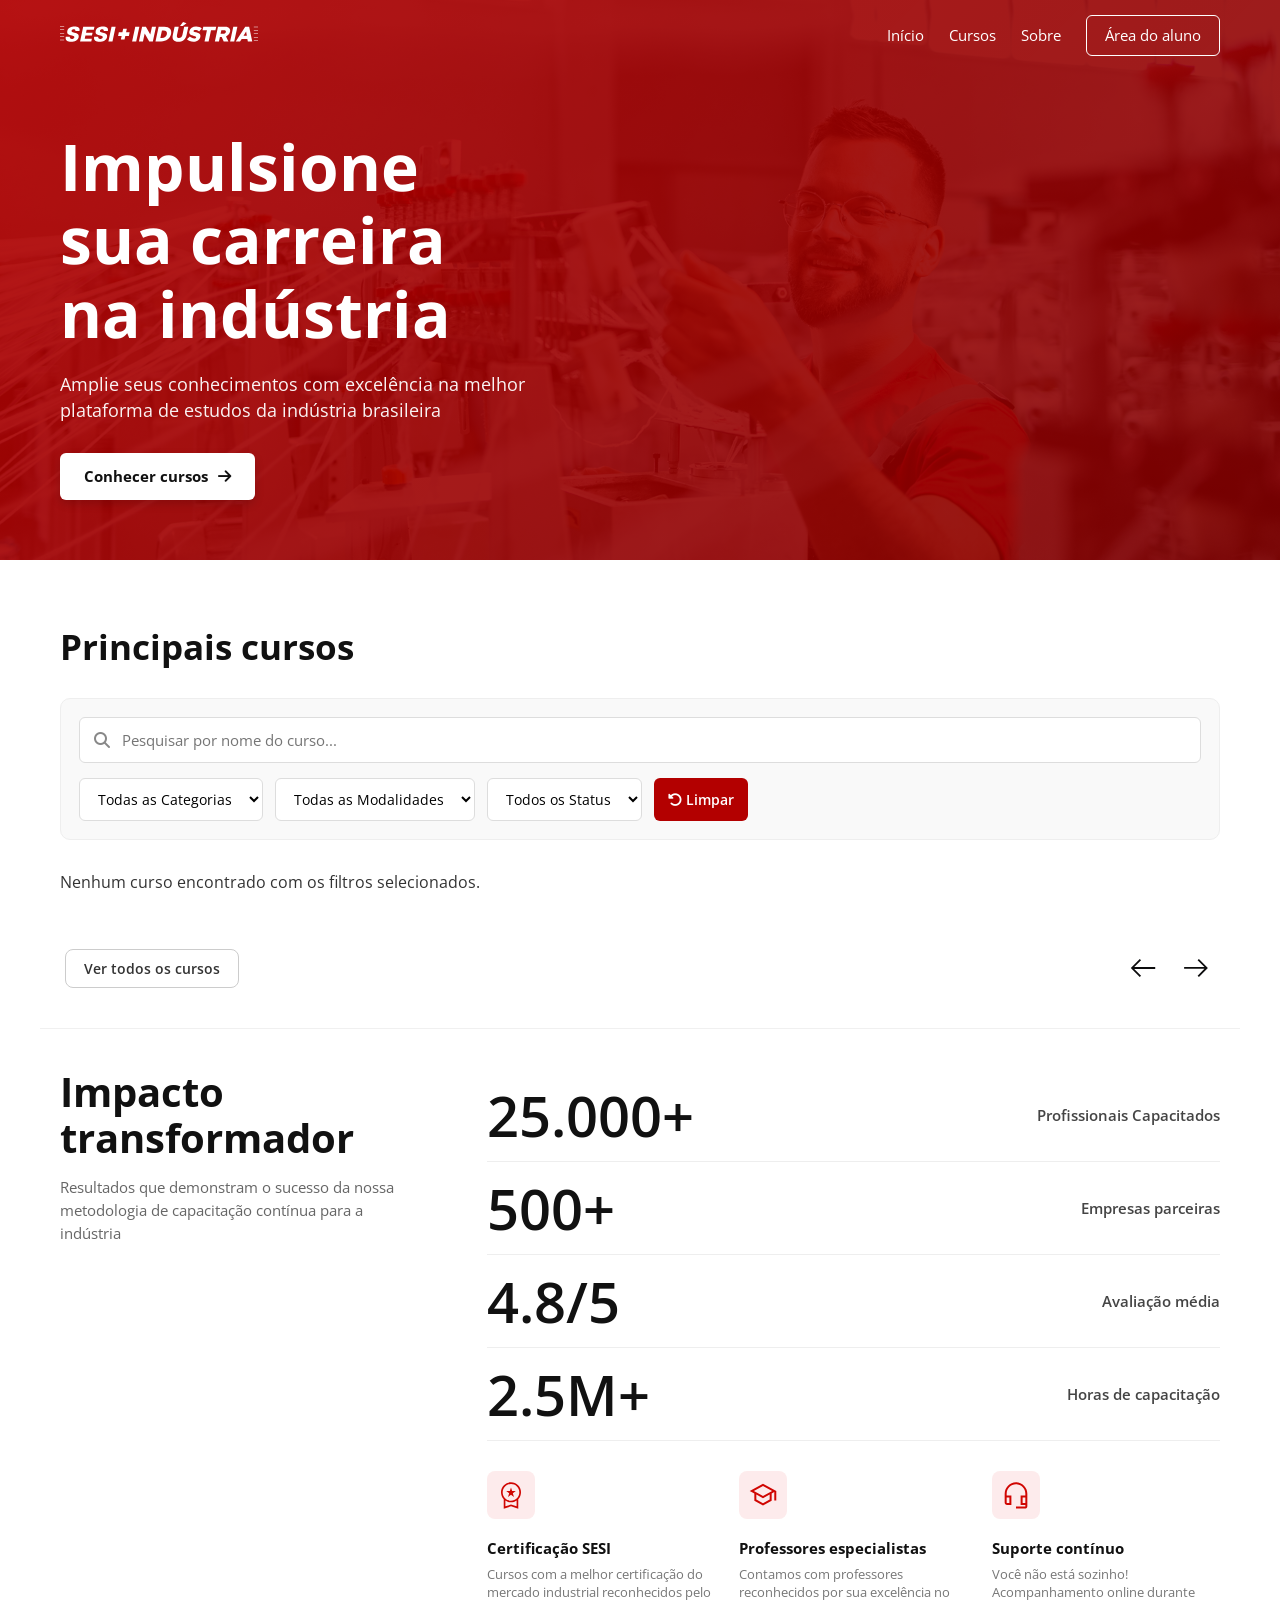
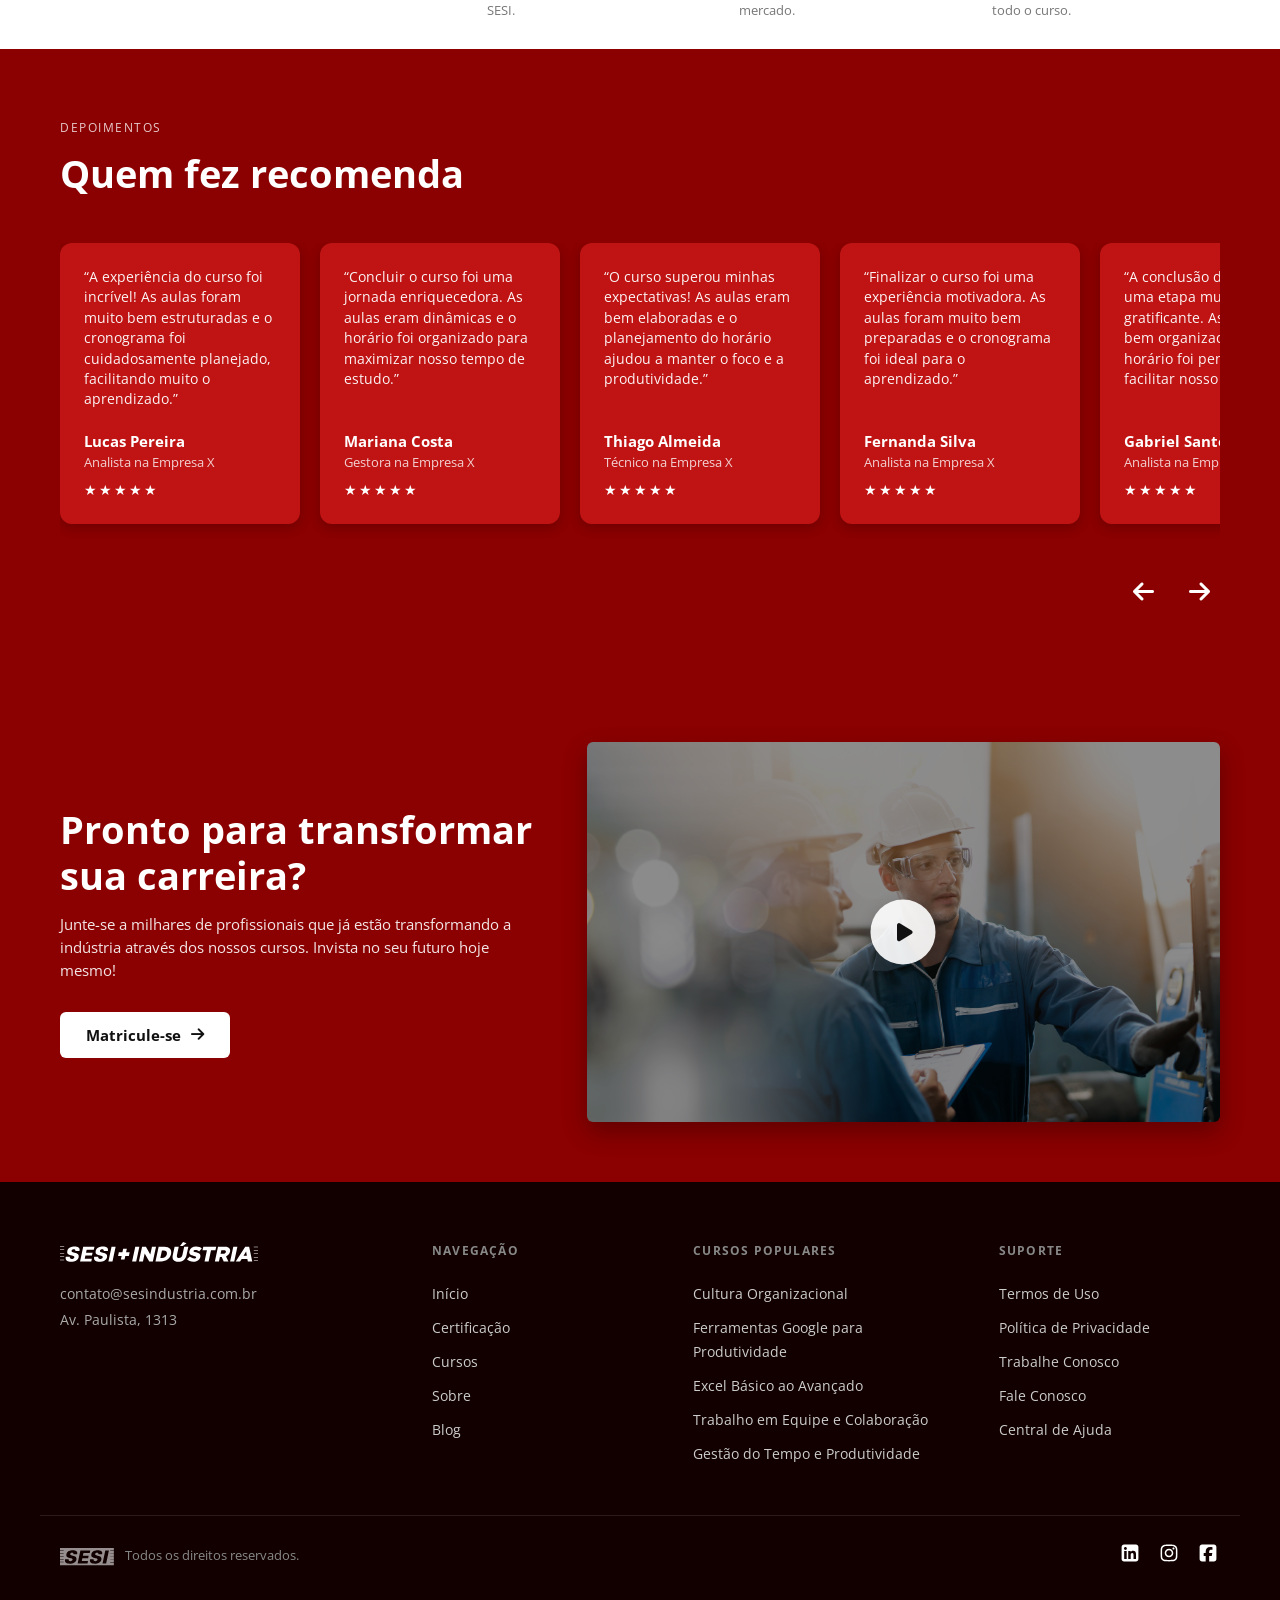
<file: frontend/index.html>
<!DOCTYPE html>
<html lang="pt-BR">
<head>
    <meta charset="UTF-8">
    <meta name="viewport" content="width=device-width, initial-scale=1.0">
    <title>SESI + Indústria - Cursos e Capacitação</title>
    <link rel="stylesheet" href="style.css">
    <!-- Ícones FontAwesome para redes sociais e setas -->
    <link rel="stylesheet" href="https://cdnjs.cloudflare.com/ajax/libs/font-awesome/6.4.0/css/all.min.css">
</head>
<body>

    <!-- Header / Navbar Superior -->
    <header class="navbar" id="navbar">
        <div class="nav-container">
            <div class="brand-logo">
                <a href="index.html">
                    <img id="navbarLogo" src="assets/logo-sesi-industria-primary.svg" alt="SESI + Indústria">
                </a>
            </div>
            
            <!-- Adiciona a classe 'nav-links' e o botão hambúrguer -->
            <nav class="nav-links" id="navLinks">
                <a href="index.html#inicio">Início</a>
                <a href="index.html#cursos">Cursos</a>
                <a href="index.html#sobre">Sobre</a>
                <a href="#" class="btn-area-aluno">Área do aluno</a>
            </nav>

            <!-- Botão do Menu Hambúrguer -->
            <button class="hamburger-btn" id="hamburgerBtn" aria-label="Abrir Menu">
                <i class="fa-solid fa-bars"></i>
            </button>
        </div>
    </header>

    <!-- Hero Banner -->
    <section id="inicio" class="hero-section">
        <div class="hero-overlay"></div>
        <div class="hero-content">
            <h1>Impulsione<br>sua carreira<br>na indústria</h1>
            <p>Amplie seus conhecimentos com excelência na melhor plataforma de estudos da indústria brasileira</p>
            <a href="#cursos" class="btn-hero">Conhecer cursos <i class="fa-solid fa-arrow-right"></i></a>
        </div>
    </section>

    <!-- Seção Catálogo de Cursos & Filtros -->
    <section id="cursos" class="courses-section container">
        <div class="section-title">
            <h2>Principais cursos</h2>
        </div>

        <!-- Filtros Integrados -->
        <div class="filters-container">
            <div class="search-box">
                <i class="fa-solid fa-magnifying-glass search-icon"></i>
                <input type="text" id="searchInput" placeholder="Pesquisar por nome do curso..." aria-label="Pesquisar curso">
            </div>
            <div class="select-filters">
                <select id="categoriaFilter" aria-label="Filtrar por Categoria">
                    <option value="">Todas as Categorias</option>
                    <option value="Tecnologia">Tecnologia</option>
                    <option value="Gestão">Gestão</option>
                    <option value="Design">Design</option>
                </select>
                <select id="modalidadeFilter" aria-label="Filtrar por Modalidade">
                    <option value="">Todas as Modalidades</option>
                    <option value="EAD">EAD</option>
                    <option value="Presencial">Presencial</option>
                </select>
                <select id="statusFilter" aria-label="Filtrar por Status">
                    <option value="">Todos os Status</option>
                    <option value="Disponível">Disponível</option>
                    <option value="Em Breve">Em Breve</option>
                    <option value="Encerrado">Encerrado</option>
                </select>
                <button id="clearFiltersBtn" type="button"><i class="fa-solid fa-rotate-left"></i> Limpar</button>
            </div>
        </div>

        <div id="resultsCount" class="results-info"></div>

        <div id="loadingState" class="state-message" style="display: none;">Carregando cursos do servidor...</div>
        <div id="errorState" class="state-message" style="display: none;">Não foi possível carregar os cursos. Tente novamente mais tarde.</div>
        <div id="emptyState" class="state-message" style="display: none;">Nenhum curso encontrado com os filtros selecionados.</div>

        <!-- Carrossel de Cursos -->
        <div class="carousel-wrapper">
            <div id="coursesGrid" class="courses-carousel"></div>
            <div id="lista-cursos">
    <!-- Os cursos do Moodle serão inseridos aqui automaticamente via JavaScript -->
            </div>
        </div>

        <!-- Barra Inferior com Botão e Setas de Navegação -->
        <div class="carousel-controls">
            <a href="#cursos" class="btn-see-all">Ver todos os cursos</a>
            <div class="carousel-nav-btns">
                <button id="prevBtn" type="button" aria-label="Anterior">
                    <img src="assets/arrow-navigation.svg" alt="Anterior">
                </button>
                <button id="nextBtn" type="button" aria-label="Próximo">
                    <img src="assets/arrow-navigation-1.svg" alt="Próximo">
                </button>
            </div>
        </div>
    </section>

    <!-- Seção Impacto Transformador + Diferenciais -->
    <section id="sobre" class="impact-section container">
        <div class="impact-header">
            <h2>Impacto<br>transformador</h2>
            <p>Resultados que demonstram o sucesso da nossa metodologia de capacitação contínua para a indústria</p>
        </div>
        
        <div class="impact-right">
            <!-- Estatísticas Numéricas -->
            <div class="impact-stats">
                <div class="stat-item">
                    <h3>25.000+</h3>
                    <span>Profissionais Capacitados</span>
                </div>
                <div class="stat-item">
                    <h3>500+</h3>
                    <span>Empresas parceiras</span>
                </div>
                <div class="stat-item">
                    <h3>4.8/5</h3>
                    <span>Avaliação média</span>
                </div>
                <div class="stat-item">
                    <h3>2.5M+</h3>
                    <span>Horas de capacitação</span>
                </div>
            </div>

            <!-- Diferenciais Alinhados Abaixo dos Números -->
            <div class="features-section">
                <div class="feature-card">
                    <div class="icon-wrapper">
                        <img src="assets/01-certificacao-red.svg" alt="Certificação SESI" class="feature-icon">
                    </div>
                    <div class="feature-text">
                        <h4>Certificação SESI</h4>
                        <p>Cursos com a melhor certificação do mercado industrial reconhecidos pelo SESI.</p>
                    </div>
                </div>
                <div class="feature-card">
                    <div class="icon-wrapper">
                        <img src="assets/02-professores-red.svg" alt="Professores Especialistas" class="feature-icon">
                    </div>
                    <div class="feature-text">
                        <h4>Professores especialistas</h4>
                        <p>Contamos com professores reconhecidos por sua excelência no mercado.</p>
                    </div>
                </div>
                <div class="feature-card">
                    <div class="icon-wrapper">
                        <img src="assets/03-suporte-red.svg" alt="Suporte Contínuo" class="feature-icon">
                    </div>
                    <div class="feature-text">
                        <h4>Suporte contínuo</h4>
                        <p>Você não está sozinho! Acompanhamento online durante todo o curso.</p>
                    </div>
                </div>
            </div>
        </div>
    </section>

    <!-- Seção Depoimentos em Carrossel -->
    <section class="testimonials-section">
        <div class="container">
            <span class="sub-label">DEPOIMENTOS</span>
            <h2>Quem fez recomenda</h2>
            
            <!-- Wrapper do Carrossel de Depoimentos -->
            <div class="testimonials-carousel-wrapper">
                <div id="testimonialsCarousel" class="testimonials-carousel">
                    
                    <div class="testimonial-card">
                        <p>“A experiência do curso foi incrível! As aulas foram muito bem estruturadas e o cronograma foi cuidadosamente planejado, facilitando muito o aprendizado.”</p>
                        <div class="author-info">
                            <strong>Lucas Pereira</strong>
                            <span>Analista na Empresa X</span>
                            <div class="stars">★★★★★</div>
                        </div>
                    </div>

                    <div class="testimonial-card">
                        <p>“Concluir o curso foi uma jornada enriquecedora. As aulas eram dinâmicas e o horário foi organizado para maximizar nosso tempo de estudo.”</p>
                        <div class="author-info">
                            <strong>Mariana Costa</strong>
                            <span>Gestora na Empresa X</span>
                            <div class="stars">★★★★★</div>
                        </div>
                    </div>

                    <div class="testimonial-card">
                        <p>“O curso superou minhas expectativas! As aulas eram bem elaboradas e o planejamento do horário ajudou a manter o foco e a produtividade.”</p>
                        <div class="author-info">
                            <strong>Thiago Almeida</strong>
                            <span>Técnico na Empresa X</span>
                            <div class="stars">★★★★★</div>
                        </div>
                    </div>

                    <div class="testimonial-card">
                        <p>“Finalizar o curso foi uma experiência motivadora. As aulas foram muito bem preparadas e o cronograma foi ideal para o aprendizado.”</p>
                        <div class="author-info">
                            <strong>Fernanda Silva</strong>
                            <span>Analista na Empresa X</span>
                            <div class="stars">★★★★★</div>
                        </div>
                    </div>

                    <!-- CARD ADICIONADO: Gabriel Santos -->
                    <div class="testimonial-card">
                        <p>“A conclusão do curso foi uma etapa muito gratificante. As aulas eram bem organizadas e o horário foi pensado para facilitar nosso aprendizado.”</p>
                        <div class="author-info">
                            <strong>Gabriel Santos</strong>
                            <span>Analista na Empresa X</span>
                            <div class="stars">★★★★★</div>
                        </div>
                    </div>

                </div>
            </div>

            <!-- Setas de Navegação no Canto Inferior Direito -->
            <div class="testimonials-nav-btns">
                <button id="testimonialPrevBtn" type="button" aria-label="Depoimento Anterior"><i class="fa-solid fa-arrow-left"></i></button>
                <button id="testimonialNextBtn" type="button" aria-label="Próximo Depoimento"><i class="fa-solid fa-arrow-right"></i></button>
            </div>
        </div>
    </section>

    <!-- Seção Call To Action (Vídeo/Aulas) -->
    <section class="cta-section">
        <div class="container cta-flex">
            <div class="cta-content">
                <h2>Pronto para transformar sua carreira?</h2>
                <p>Junte-se a milhares de profissionais que já estão transformando a indústria através dos nossos cursos. Invista no seu futuro hoje mesmo!</p>
                <a href="#cursos" class="btn-cta">Matricule-se <i class="fa-solid fa-arrow-right"></i></a>
            </div>
            <div class="cta-media">
                <img src="assets/video-thumb.png" alt="Aulas práticas na indústria">
                <div class="play-btn-overlay">
                    <i class="fa-solid fa-play"></i>
                </div>
            </div>
        </div>
    </section>

    <!-- Rodapé Dark -->
    <footer class="footer-dark">
        <div class="container footer-grid">
            <div class="footer-col brand-col">
                <img src="assets/logo-sesi-industria-white.svg" alt="SESI + Indústria Logo White" class="footer-logo">
                <p>contato@sesindustria.com.br</p>
                <p>Av. Paulista, 1313</p>
            </div>
            <div class="footer-col">
                <h4>NAVEGAÇÃO</h4>
                <ul>
                    <li><a href="#inicio">Início</a></li>
                    <li><a href="#">Certificação</a></li>
                    <li><a href="#cursos">Cursos</a></li>
                    <li><a href="#sobre">Sobre</a></li>
                    <li><a href="#">Blog</a></li>
                </ul>
            </div>
            <div class="footer-col">
                <h4>CURSOS POPULARES</h4>
                <ul>
                    <li><a href="#">Cultura Organizacional</a></li>
                    <li><a href="#">Ferramentas Google para Produtividade</a></li>
                    <li><a href="#">Excel Básico ao Avançado</a></li>
                    <li><a href="#">Trabalho em Equipe e Colaboração</a></li>
                    <li><a href="#">Gestão do Tempo e Produtividade</a></li>
                </ul>
            </div>
            <div class="footer-col">
                <h4>SUPORTE</h4>
                <ul>
                    <li><a href="#">Termos de Uso</a></li>
                    <li><a href="#">Política de Privacidade</a></li>
                    <li><a href="#">Trabalhe Conosco</a></li>
                    <li><a href="#">Fale Conosco</a></li>
                    <li><a href="#">Central de Ajuda</a></li>
                </ul>
            </div>
        </div>
        <div class="footer-bottom container">
            <div class="copyright">
                <img src="assets/logo-sesi.svg" alt="SESI Logo" class="mini-logo">
                <span>Todos os direitos reservados.</span>
            </div>
            <div class="social-links">
                <a href="#"><img src="assets/icon-linkedIn-24px.svg" alt="LinkedIn" class="social-icon"></a>
                <a href="#"><img src="assets/icon-instagram-24px.svg" alt="Instagram" class="social-icon"></a>
                <a href="#"><img src="assets/icon-facebook-24px.svg" alt="Facebook" class="social-icon"></a>
            </div>
        </div>
    </footer>
    
    <!-- Modal de Detalhes -->
    <div id="courseModal" class="modal" role="dialog" aria-modal="true" aria-hidden="true">
        <div class="modal-content">
            <button id="closeModalBtn" class="close-btn" aria-label="Fechar Modal">&times;</button>
            <div id="modalBody"></div>
        </div>
    </div>

    <script src="script.js"></script>
</body>
</html>
</file>
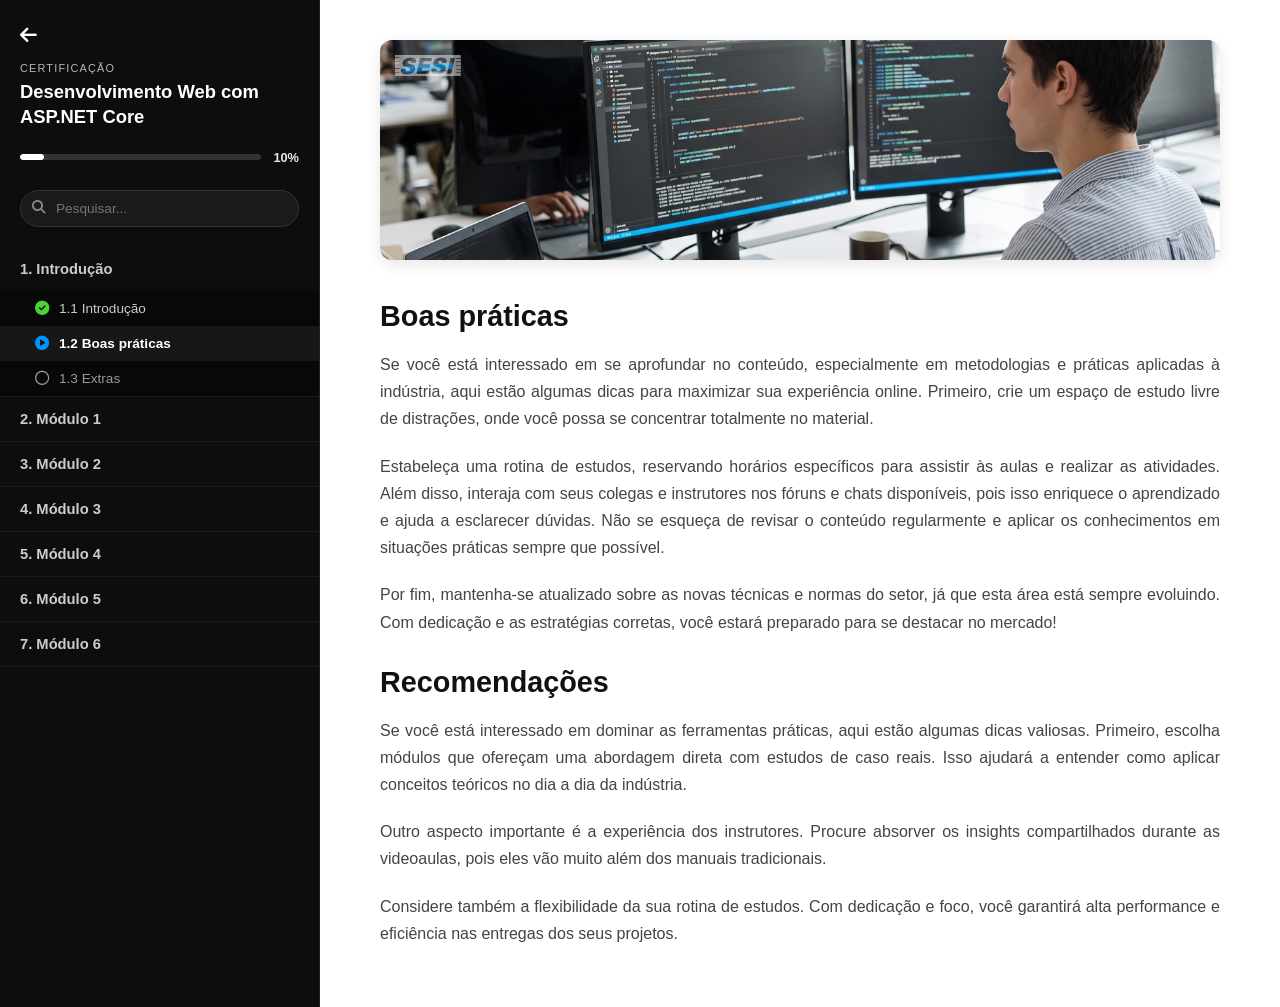
<file: frontend/ava.html>
<!DOCTYPE html>
<html lang="pt-BR">
<head>
    <meta charset="UTF-8">
    <meta name="viewport" content="width=device-width, initial-scale=1.0">
    <title>Ambiente Virtual de Aprendizagem - SESI + Indústria</title>
    <link rel="stylesheet" href="ava-style.css">
    <link rel="stylesheet" href="https://cdnjs.cloudflare.com/ajax/libs/font-awesome/6.4.0/css/all.min.css">
</head>
<body>

    <div class="ava-layout">
        <!-- Sidebar Esquerda (Preta) -->
        <aside class="ava-sidebar">
            <div class="sidebar-top">
                <a href="javascript:history.back()" class="back-arrow" aria-label="Voltar"><i class="fa-solid fa-arrow-left"></i></a>
                <span class="cert-label">CERTIFICAÇÃO</span>
                <h2 id="avaCourseTitle">Carregando curso...</h2>
                
                <div class="progress-box">
                    <div class="progress-bar-bg">
                        <div class="progress-fill" style="width: 10%;"></div>
                    </div>
                    <span class="progress-text">10%</span>
                </div>
            </div>

            <div class="sidebar-search">
                <input type="text" placeholder="Pesquisar..." aria-label="Pesquisar conteúdo">
                <i class="fa-solid fa-magnifying-glass"></i>
            </div>

            <nav class="sidebar-menu">
                <div class="menu-section active">
                    <div class="module-title">1. Introdução</div>
                    <ul class="sub-menu">
                        <li class="completed"><i class="fa-solid fa-circle-check"></i> 1.1 Introdução</li>
                        <li class="active"><i class="fa-solid fa-circle-play"></i> 1.2 Boas práticas</li>
                        <li><i class="fa-regular fa-circle"></i> 1.3 Extras</li>
                    </ul>
                </div>
                <div class="menu-section">
                    <div class="module-title">2. Módulo 1</div>
                </div>
                <div class="menu-section">
                    <div class="module-title">3. Módulo 2</div>
                </div>
                <div class="menu-section">
                    <div class="module-title">4. Módulo 3</div>
                </div>
                <div class="menu-section">
                    <div class="module-title">5. Módulo 4</div>
                </div>
                <div class="menu-section">
                    <div class="module-title">6. Módulo 5</div>
                </div>
                <div class="menu-section">
                    <div class="module-title">7. Módulo 6</div>
                </div>
            </nav>
        </aside>

        <!-- Conteúdo Principal (Direita - Fundo Branco) -->
        <main class="ava-content">
            <div class="content-banner">
                <img id="avaBannerImg" src="assets/curso-aspnet.png" alt="Capa do curso">
                <!-- LOGOTIPO OFICIAL DO SESI -->
                <div class="banner-logo-sesi">
                    <img src="assets/logo-sesi.svg" alt="SESI Logo">
                </div>
            </div>

            <div class="content-text-body">
                <h2>Boas práticas</h2>
                <p>Se você está interessado em se aprofundar no conteúdo, especialmente em metodologias e práticas aplicadas à indústria, aqui estão algumas dicas para maximizar sua experiência online. Primeiro, crie um espaço de estudo livre de distrações, onde você possa se concentrar totalmente no material.</p>
                <p>Estabeleça uma rotina de estudos, reservando horários específicos para assistir às aulas e realizar as atividades. Além disso, interaja com seus colegas e instrutores nos fóruns e chats disponíveis, pois isso enriquece o aprendizado e ajuda a esclarecer dúvidas. Não se esqueça de revisar o conteúdo regularmente e aplicar os conhecimentos em situações práticas sempre que possível.</p>
                <p>Por fim, mantenha-se atualizado sobre as novas técnicas e normas do setor, já que esta área está sempre evoluindo. Com dedicação e as estratégias corretas, você estará preparado para se destacar no mercado!</p>

                <h2>Recomendações</h2>
                <p>Se você está interessado em dominar as ferramentas práticas, aqui estão algumas dicas valiosas. Primeiro, escolha módulos que ofereçam uma abordagem direta com estudos de caso reais. Isso ajudará a entender como aplicar conceitos teóricos no dia a dia da indústria.</p>
                <p>Outro aspecto importante é a experiência dos instrutores. Procure absorver os insights compartilhados durante as videoaulas, pois eles vão muito além dos manuais tradicionais.</p>
                <p>Considere também a flexibilidade da sua rotina de estudos. Com dedicação e foco, você garantirá alta performance e eficiência nas entregas dos seus projetos.</p>
            </div>
        </main>
    </div>

    <script src="ava-script.js"></script>
</body>
</html>
</file>
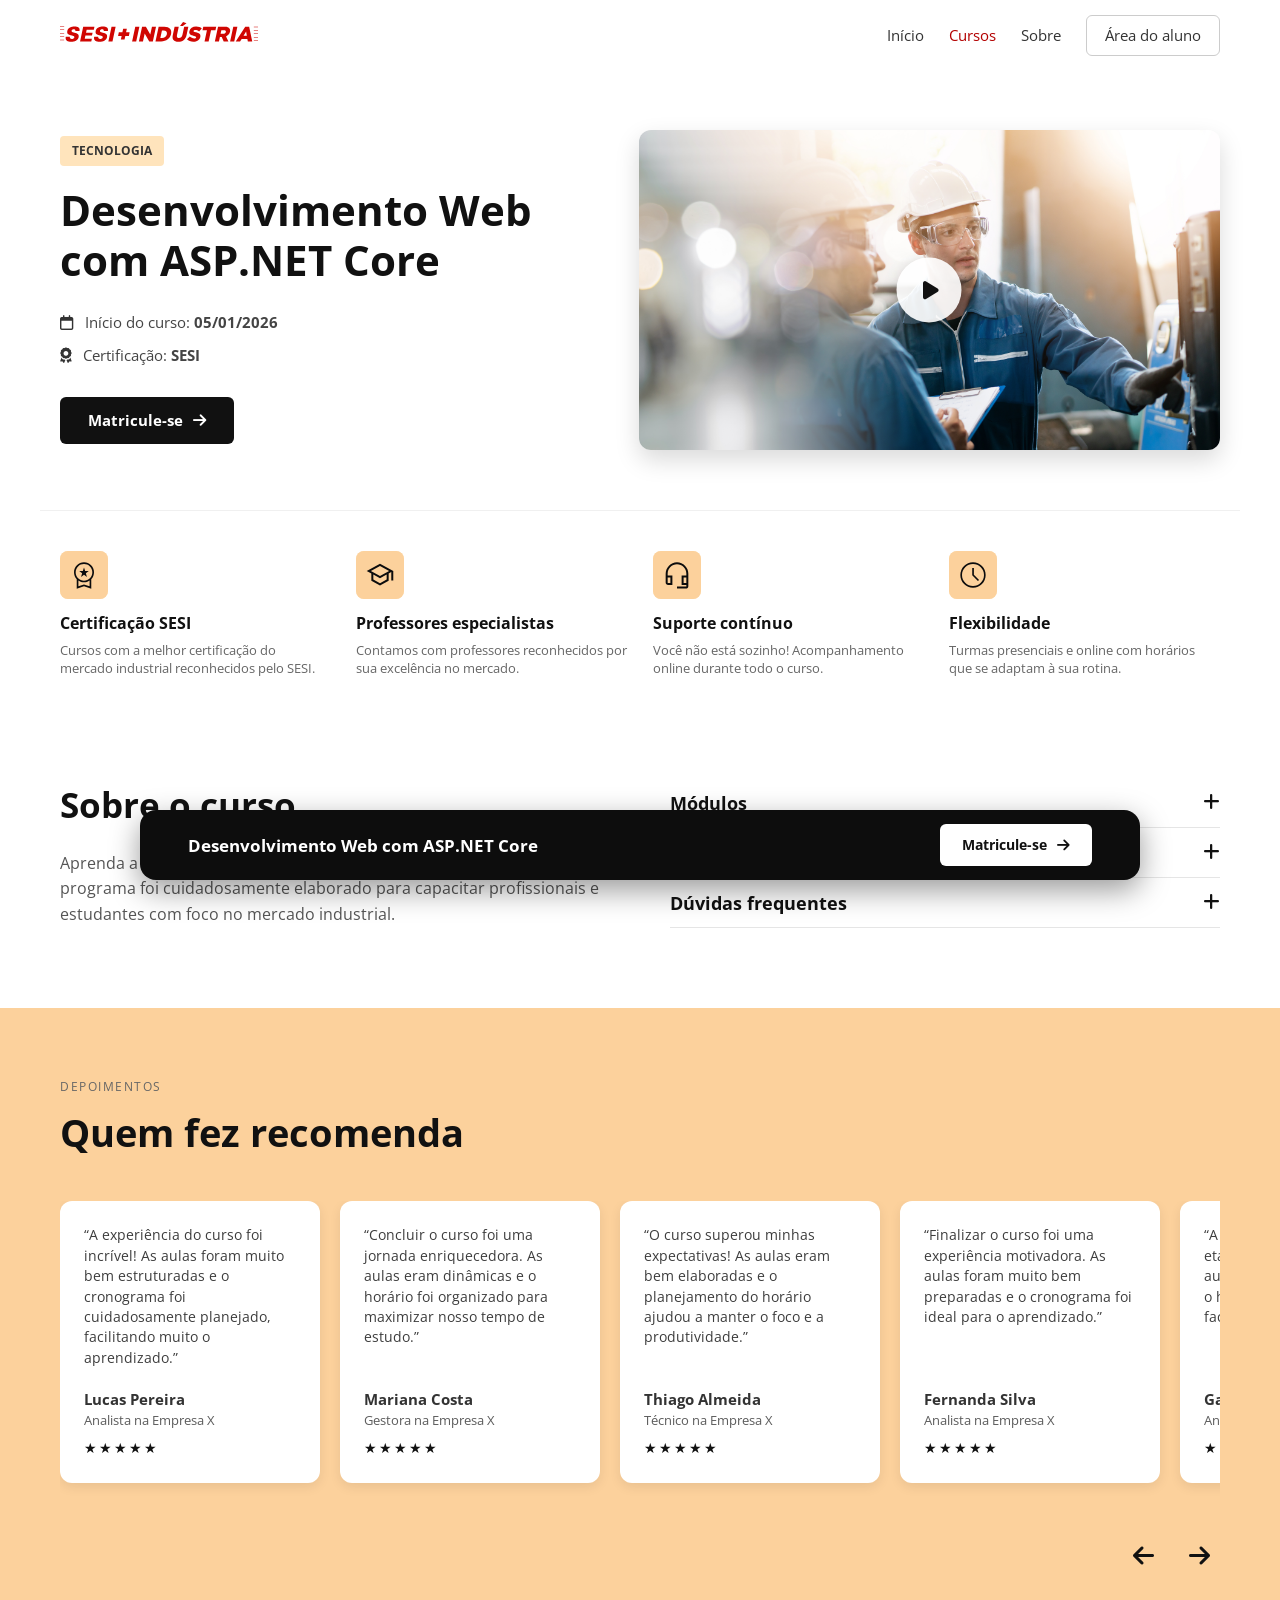
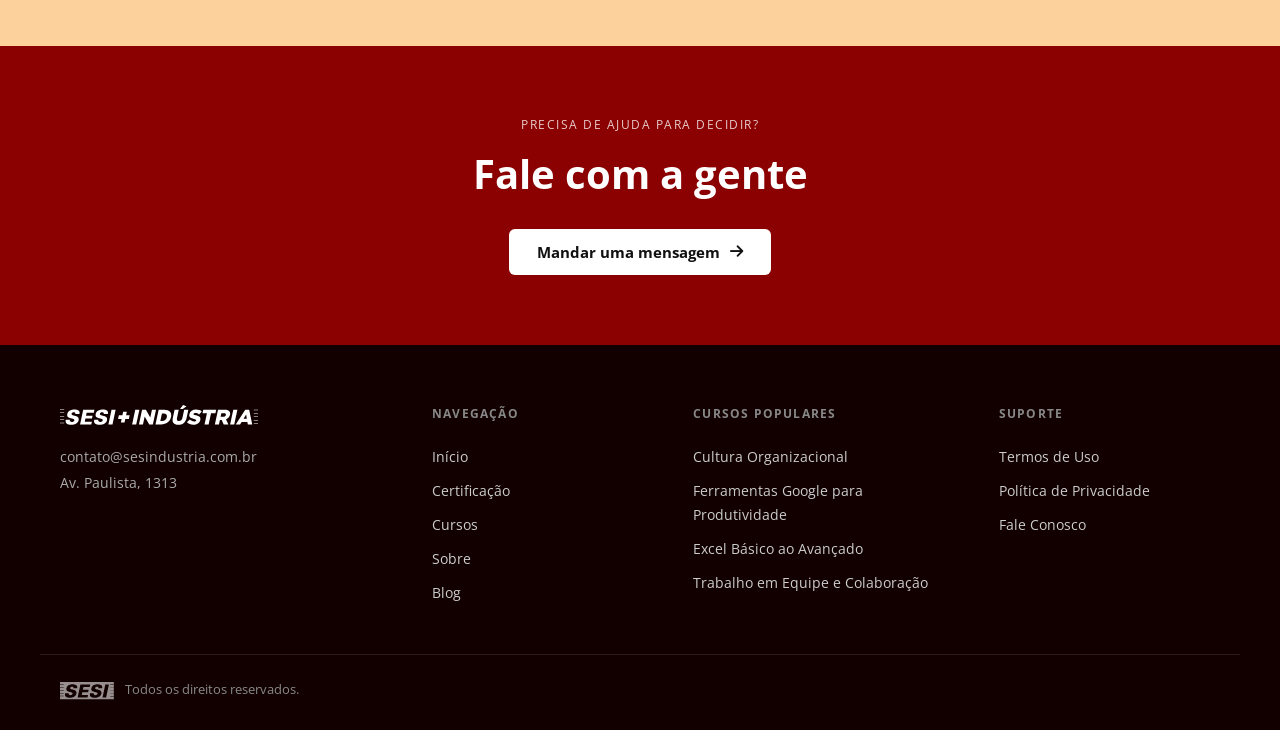
<file: frontend/curso.html>
<!DOCTYPE html>
<html lang="pt-BR">
<head>
    <meta charset="UTF-8">
    <meta name="viewport" content="width=device-width, initial-scale=1.0">
    <title>Detalhes do Curso - SESI + Indústria</title>
    <link rel="stylesheet" href="style.css">
    <link rel="stylesheet" href="curso-style.css">
    <link rel="stylesheet" href="https://cdnjs.cloudflare.com/ajax/libs/font-awesome/6.4.0/css/all.min.css">
</head>
<body>

    <!-- Header / Navbar -->
    <header class="navbar scrolled" id="navbar">
        <div class="nav-container">
            <div class="brand-logo">
                <a href="index.html">
                    <img id="navbarLogo" src="assets/logo-sesi-industria-primary.svg" alt="SESI + Indústria">
                </a>
            </div>
            <nav class="nav-links">
                <a href="index.html#inicio">Início</a>
                <a href="index.html#cursos" class="active">Cursos</a>
                <a href="index.html#sobre">Sobre</a>
                <a href="#" class="btn-area-aluno">Área do aluno</a>
            </nav>
        </div>
    </header>

    <!-- Topo do Curso / Banner Principal -->
    <section class="course-detail-hero container">
        <div class="course-hero-info">
            <span id="courseCategoryBadge" class="badge-category-detail">TECNOLOGIA</span>
            <h1 id="courseTitle">Carregando curso...</h1>
            
            <div class="course-meta">
                <p><i class="fa-regular fa-calendar"></i> Início do curso: <strong id="courseStartDate">05/01/2026</strong></p>
                <p><i class="fa-solid fa-award"></i> Certificação: <strong id="courseCert">SESI</strong></p>
            </div>

            <a id="enrollBtn" href="ava.html?id=1" class="btn-enroll-dark">Matricule-se <i class="fa-solid fa-arrow-right"></i></a>
        </div>

        <div class="course-hero-media">
            <img id="courseMediaThumb" src="assets/video-thumb.png" alt="Aulas do curso">
            <div class="play-btn-overlay">
                <i class="fa-solid fa-play"></i>
            </div>
        </div>
    </section>

    <!-- Barra de 4 Recursos -->
    <section class="course-features-bar container">
        <div class="course-feature-item">
            <div class="icon-wrapper-gold">
                <img src="assets/01-certificacao-bege.svg" alt="Certificação SESI" class="feature-icon">
            </div>
            <div class="feature-detail-text">
                <h4>Certificação SESI</h4>
                <p>Cursos com a melhor certificação do mercado industrial reconhecidos pelo SESI.</p>
            </div>
        </div>

        <div class="course-feature-item">
            <div class="icon-wrapper-gold">
                <img src="assets/02-professores-bege.svg" alt="Professores especialistas" class="feature-icon">
            </div>
            <div class="feature-detail-text">
                <h4>Professores especialistas</h4>
                <p>Contamos com professores reconhecidos por sua excelência no mercado.</p>
            </div>
        </div>

        <div class="course-feature-item">
            <div class="icon-wrapper-gold">
                <img src="assets/03-suporte-bege.svg" alt="Suporte contínuo" class="feature-icon">
            </div>
            <div class="feature-detail-text">
                <h4>Suporte contínuo</h4>
                <p>Você não está sozinho! Acompanhamento online durante todo o curso.</p>
            </div>
        </div>

        <div class="course-feature-item">
            <div class="icon-wrapper-gold">
                <img src="assets/04-flexibilidade-bege.svg" alt="Flexibilidade" class="feature-icon">
            </div>
            <div class="feature-detail-text">
                <h4>Flexibilidade</h4>
                <p>Turmas presenciais e online com horários que se adaptam à sua rotina.</p>
            </div>
        </div>
    </section>

    <!-- Sobre o Curso e Módulos (Accordion) -->
    <section class="course-about-section container">
        <div class="about-text-col">
            <h2>Sobre o curso</h2>
            <p id="courseAboutDescription">
                Explore nosso curso. Este programa abrangente foi desenvolvido para capacitar profissionais com as habilidades e conhecimentos fundamentais para garantir excelência no ambiente industrial.
            </p>
        </div>

        <div class="about-accordion-col">
            <div class="accordion-item">
                <button class="accordion-header">
                    <span>Módulos</span>
                    <i class="fa-solid fa-plus icon-toggle"></i>
                </button>
                <div class="accordion-content">
                    <ul>
                        <li>Módulo 1: Introdução e Conceitos Fundamentais</li>
                        <li>Módulo 2: Aplicação Prática na Indústria</li>
                        <li>Módulo 3: Projeto Final e Avaliação Prática</li>
                    </ul>
                </div>
            </div>

            <div class="accordion-item">
                <button class="accordion-header">
                    <span>Aulas online e avaliações</span>
                    <i class="fa-solid fa-plus icon-toggle"></i>
                </button>
                <div class="accordion-content">
                    <p>Aulas síncronas gravadas para assistir a qualquer momento e avaliações práticas no final de cada módulo.</p>
                </div>
            </div>

            <div class="accordion-item">
                <button class="accordion-header">
                    <span>Dúvidas frequentes</span>
                    <i class="fa-solid fa-plus icon-toggle"></i>
                </button>
                <div class="accordion-content">
                    <p>Tem suporte direto com os tutores e os certificados são liberados após o encerramento do último módulo.</p>
                </div>
            </div>
        </div>
    </section>

    <!-- Seção Depoimentos Bege / Amarelo -->
    <section class="testimonials-beige-section">
        <div class="container">
            <span class="sub-label">DEPOIMENTOS</span>
            <h2>Quem fez recomenda</h2>
            
            <div class="testimonials-carousel-wrapper">
                <div id="testimonialsCarousel" class="testimonials-carousel">
                    <div class="testimonial-card white-card">
                        <p>“A experiência do curso foi incrível! As aulas foram muito bem estruturadas e o cronograma foi cuidadosamente planejado, facilitando muito o aprendizado.”</p>
                        <div class="author-info">
                            <strong>Lucas Pereira</strong>
                            <span>Analista na Empresa X</span>
                            <div class="stars">★★★★★</div>
                        </div>
                    </div>

                    <div class="testimonial-card white-card">
                        <p>“Concluir o curso foi uma jornada enriquecedora. As aulas eram dinâmicas e o horário foi organizado para maximizar nosso tempo de estudo.”</p>
                        <div class="author-info">
                            <strong>Mariana Costa</strong>
                            <span>Gestora na Empresa X</span>
                            <div class="stars">★★★★★</div>
                        </div>
                    </div>

                    <div class="testimonial-card white-card">
                        <p>“O curso superou minhas expectativas! As aulas eram bem elaboradas e o planejamento do horário ajudou a manter o foco e a produtividade.”</p>
                        <div class="author-info">
                            <strong>Thiago Almeida</strong>
                            <span>Técnico na Empresa X</span>
                            <div class="stars">★★★★★</div>
                        </div>
                    </div>

                    <div class="testimonial-card white-card">
                        <p>“Finalizar o curso foi uma experiência motivadora. As aulas foram muito bem preparadas e o cronograma foi ideal para o aprendizado.”</p>
                        <div class="author-info">
                            <strong>Fernanda Silva</strong>
                            <span>Analista na Empresa X</span>
                            <div class="stars">★★★★★</div>
                        </div>
                    </div>

                    <div class="testimonial-card white-card">
                        <p>“A conclusão do curso foi uma etapa muito gratificante. As aulas eram bem organizadas e o horário foi pensado para facilitar nosso aprendizado.”</p>
                        <div class="author-info">
                            <strong>Gabriel Santos</strong>
                            <span>Analista na Empresa X</span>
                            <div class="stars">★★★★★</div>
                        </div>
                    </div>
                </div>
            </div>

            <div class="testimonials-nav-btns dark-arrows">
                <button id="testimonialPrevBtn" type="button"><i class="fa-solid fa-arrow-left"></i></button>
                <button id="testimonialNextBtn" type="button"><i class="fa-solid fa-arrow-right"></i></button>
            </div>
        </div>
    </section>

    <!-- Banner Fale com a Gente -->
    <section class="cta-talk-banner">
        <div class="container text-center">
            <span class="sub-label-light">PRECISA DE AJUDA PARA DECIDIR?</span>
            <h2>Fale com a gente</h2>
            <a href="#" class="btn-cta-white">Mandar uma mensagem <i class="fa-solid fa-arrow-right"></i></a>
        </div>
    </section>

    <!-- Rodapé Dark -->
    <footer class="footer-dark">
        <div class="container footer-grid">
            <div class="footer-col brand-col">
                <img src="assets/logo-sesi-industria-white.svg" alt="SESI + Indústria Logo" class="footer-logo">
                <p>contato@sesindustria.com.br</p>
                <p>Av. Paulista, 1313</p>
            </div>
            <div class="footer-col">
                <h4>NAVEGAÇÃO</h4>
                <ul>
                    <li><a href="index.html#inicio">Início</a></li>
                    <li><a href="#">Certificação</a></li>
                    <li><a href="index.html#cursos">Cursos</a></li>
                    <li><a href="index.html#sobre">Sobre</a></li>
                    <li><a href="#">Blog</a></li>
                </ul>
            </div>
            <div class="footer-col">
                <h4>CURSOS POPULARES</h4>
                <ul>
                    <li><a href="#">Cultura Organizacional</a></li>
                    <li><a href="#">Ferramentas Google para Produtividade</a></li>
                    <li><a href="#">Excel Básico ao Avançado</a></li>
                    <li><a href="#">Trabalho em Equipe e Colaboração</a></li>
                </ul>
            </div>
            <div class="footer-col">
                <h4>SUPORTE</h4>
                <ul>
                    <li><a href="#">Termos de Uso</a></li>
                    <li><a href="#">Política de Privacidade</a></li>
                    <li><a href="#">Fale Conosco</a></li>
                </ul>
            </div>
        </div>
        <div class="footer-bottom container">
            <div class="copyright">
                <img src="assets/logo-sesi.svg" alt="SESI Logo" class="mini-logo">
                <span>Todos os direitos reservados.</span>
            </div>
        </div>
    </footer>

    <!-- Balão Flutuante Fixo (Floating Bottom Bar) -->
    <div class="floating-enroll-bar" id="floatingEnrollBar">
        <div class="container floating-flex">
            <span id="floatingCourseName">Desenvolvimento Web com ASP.NET Core</span>
            <a id="floatingEnrollBtn" href="ava.html?id=1" class="btn-floating-enroll">Matricule-se <i class="fa-solid fa-arrow-right"></i></a>
        </div>
    </div>

    <script src="curso-script.js"></script>
</body>
</html>
</file>
<file: frontend/style.css>
* {
    box-sizing: border-box;
    margin: 0;
    padding: 0;
    font-family: 'Open Sans', sans-serif;
}

body {
    background-color: #ffffff;
    color: #333;
    line-height: 1.5;
}

@font-face {
    font-family: 'Open Sans';
    src: url('fonts/static/OpenSans-Regular.ttf') format('truetype');
    font-weight: 400;
    font-style: normal;
    font-display: swap;
}

@font-face {
    font-family: 'Open Sans';
    src: url('fonts/static/OpenSans-SemiBold.ttf') format('truetype');
    font-weight: 600;
    font-style: normal;
    font-display: swap;
}

@font-face {
    font-family: 'Open Sans';
    src: url('fonts/static/OpenSans-Bold.ttf') format('truetype');
    font-weight: 700;
    font-style: normal;
    font-display: swap;
}

.container {
    max-width: 1200px;
    margin: 0 auto;
    padding: 0 20px;
}

/* --- NAVBAR TRANSPARENTE E FIXA --- */
.navbar {
    position: fixed;
    top: 0;
    left: 0;
    width: 100%;
    background-color: transparent;
    border-bottom: 1px solid rgba(255, 255, 255, 0.15);
    z-index: 1000;
    padding: 15px 0;
    transition: background-color 0.3s ease, border-color 0.3s ease, box-shadow 0.3s ease;
}

.nav-container {
    max-width: 1200px;
    margin: 0 auto;
    padding: 0 20px;
    display: flex;
    justify-content: space-between;
    align-items: center;
}

.brand-logo img {
    height: 20px;
    transition: opacity 0.2s ease;
}

.nav-links {
    display: flex;
    align-items: center;
    gap: 25px;
}

.nav-links a {
    text-decoration: none;
    color: #ffffff;
    font-weight: 500;
    font-size: 0.95rem;
    transition: color 0.3s ease;
}

.nav-links a:hover, .nav-links a.active {
    color: #ffffff;
    opacity: 0.85;
}

.btn-area-aluno {
    border: 1px solid rgba(255, 255, 255, 0.6);
    padding: 8px 18px;
    border-radius: 6px;
    color: #ffffff !important;
    transition: all 0.3s ease;
}

.btn-area-aluno:hover {
    background-color: #ffffff;
    color: #b30000 !important;
}

/* NAVBAR BRANCA APÓS O SCROLL */
.navbar.scrolled {
    background-color: #ffffff;
    border-bottom: 1px solid #eaeaea;
    box-shadow: 0 2px 10px rgba(0, 0, 0, 0.08);
}

.navbar.scrolled .nav-links a {
    color: #333333;
}

.navbar.scrolled .nav-links a:hover, 
.navbar.scrolled .nav-links a.active {
    color: #b30000;
    opacity: 1;
}

.navbar.scrolled .btn-area-aluno {
    border-color: #ccc;
    color: #333333 !important;
}

.navbar.scrolled .btn-area-aluno:hover {
    border-color: #b30000;
    color: #b30000 !important;
}

/* BANNER PRINCIPAL (HERO) */
.hero-section {
    position: relative;
    background: url('assets/hero-image.png') no-repeat center center/cover;
    height: 560px;
    display: flex;
    align-items: center;
    color: #ffffff;
    padding-top: 70px;
}

/* CAMADA VERMELHA (OVERLAY) */
.hero-overlay {
    position: absolute;
    top: 0;
    left: 0;
    width: 100%;
    height: 100%;
    background: linear-gradient(135deg, rgba(179, 0, 0, 0.92) 0%, rgba(130, 0, 0, 0.88) 100%);
    z-index: 1;
    pointer-events: none;
}

/* CONTEÚDO E BOTÃO BRANCO */
.hero-content {
    position: relative;
    z-index: 2;
    max-width: 1200px;
    margin: 0 auto;
    padding: 0 20px;
    width: 100%;
}

.hero-content h1 {
    font-size: 4rem;
    font-weight: 800;
    line-height: 1.15;
    margin-bottom: 20px;
    color: #ffffff;
}

.hero-content p {
    font-size: 1.1rem;
    max-width: 500px;
    margin-bottom: 30px;
    opacity: 0.95;
    color: #ffffff;
}

.btn-hero, 
a.btn-hero {
    display: inline-flex !important;
    align-items: center !important;
    gap: 10px !important;
    background-color: #ffffff !important;
    color: #111111 !important;
    padding: 12px 24px !important;
    border-radius: 6px !important;
    text-decoration: none !important;
    font-weight: 700 !important;
    font-size: 0.95rem !important;
    box-shadow: 0 4px 10px rgba(0, 0, 0, 0.15) !important;
    transition: transform 0.2s ease, background-color 0.2s ease !important;
}

.btn-hero:hover, 
a.btn-hero:hover {
    background-color: #f0f0f0 !important;
    color: #b30000 !important;
    transform: translateY(-2px) !important;
}

/* --- SEÇÃO CURSOS E FILTROS --- */
.courses-section {
    padding: 60px 20px 40px 20px;
}

.section-title h2 {
    font-size: 2.2rem;
    font-weight: 800;
    color: #111;
    margin-bottom: 25px;
}

/* Filtros */
.filters-container {
    background: #f9f9f9;
    padding: 18px;
    border-radius: 10px;
    margin-bottom: 30px;
    border: 1px solid #eee;
    display: flex;
    flex-direction: column;
    gap: 15px;
}

.search-box {
    position: relative;
    width: 100%;
}

.search-icon {
    position: absolute;
    left: 15px;
    top: 50%;
    transform: translateY(-50%);
    color: #888;
}

.search-box input {
    width: 100%;
    padding: 12px 12px 12px 42px;
    border: 1px solid #ddd;
    border-radius: 6px;
    font-size: 0.95rem;
    outline: none;
}

.search-box input:focus {
    border-color: #b30000;
}

.select-filters {
    display: flex;
    gap: 12px;
    flex-wrap: wrap;
}

.select-filters select, .select-filters button {
    padding: 10px 14px;
    border-radius: 6px;
    border: 1px solid #ddd;
    font-size: 0.9rem;
    background-color: #fff;
    cursor: pointer;
}

.select-filters button {
    background-color: #b30000;
    color: #fff;
    border: none;
    font-weight: 600;
    transition: background 0.2s ease;
}

.select-filters button:hover {
    background-color: #880000;
}

.results-info {
    font-weight: 600;
    margin-bottom: 20px;
    color: #555;
}

/* --- CARROSSEL HORIZONTAL DE CURSOS --- */
.carousel-wrapper {
    width: 100%;
    overflow: hidden;
    padding: 10px 0;
    margin-bottom: 15px;
}

#coursesGrid {
    display: flex !important;
    flex-direction: row !important;
    flex-wrap: nowrap !important;
    gap: 20px !important;
    overflow-x: auto !important;
    scroll-behavior: smooth !important;
    padding-bottom: 15px !important;
    scrollbar-width: none;
}

#coursesGrid::-webkit-scrollbar {
    display: none;
}

/* Cartões do Carrossel com imagem de fundo e degradê vermelho */
#coursesGrid .course-card {
    flex: 0 0 260px !important;
    width: 260px !important;
    min-width: 260px !important;
    max-width: 260px !important;
    height: 380px !important;
    border-radius: 12px;
    overflow: hidden;
    color: #ffffff;
    display: flex;
    flex-direction: column;
    justify-content: space-between;
    position: relative;
    box-shadow: 0 4px 12px rgba(0, 0, 0, 0.15);
    transition: transform 0.2s ease, box-shadow 0.2s ease;
    background-size: cover;
    background-position: center;
    background-repeat: no-repeat;
    padding: 16px;
}

#coursesGrid .course-card:hover {
    transform: translateY(-4px);
    box-shadow: 0 8px 20px rgba(0, 0, 0, 0.25);
}

#coursesGrid .course-card .badge-category {
    align-self: flex-start;
    background-color: #ffe4bc;
    color: #333333;
    font-size: 0.7rem;
    font-weight: 700;
    padding: 4px 10px;
    border-radius: 4px;
    text-transform: uppercase;
    z-index: 2;
}

#coursesGrid .course-card .course-body {
    display: flex;
    flex-direction: column;
    gap: 8px;
    z-index: 2;
}

#coursesGrid .course-card h3 {
    font-size: 1.1rem;
    font-weight: 700;
    line-height: 1.3;
    color: #ffffff;
}

#coursesGrid .course-card p {
    font-size: 0.8rem;
    opacity: 0.9;
    line-height: 1.4;
    color: #ffffff;
    margin-bottom: 10px;
}

#coursesGrid .course-card .btn-card-details {
    background-color: rgba(255, 255, 255, 0.2);
    color: #ffffff;
    border: 1px solid rgba(255, 255, 255, 0.4);
    padding: 8px;
    border-radius: 6px;
    cursor: pointer;
    font-weight: 600;
    font-size: 0.8rem;
    width: 100%;
    transition: background-color 0.2s ease, color 0.2s ease;
}

#coursesGrid .course-card .btn-card-details:hover {
    background-color: #ffffff;
    color: #b30000;
}

/* CONTROLES E BOTÕES INFERIORES */
.carousel-controls {
    display: flex;
    justify-content: space-between;
    align-items: center;
    margin-top: 20px;
    padding: 0 5px;
}

.btn-see-all {
    display: inline-block;
    padding: 8px 18px;
    border: 1px solid #ccc;
    border-radius: 8px;
    color: #333333;
    text-decoration: none;
    font-size: 0.88rem;
    font-weight: 600;
    transition: all 0.2s ease;
}

.btn-see-all:hover {
    border-color: #b30000;
    color: #b30000;
}

.carousel-nav-btns {
    display: flex;
    gap: 15px;
    align-items: center;
}

/* Correção e estilização das setas de navegação do carrossel principal */
.carousel-nav-btns button,
.carousel-btn {
    display: inline-flex;
    align-items: center;
    justify-content: center;
    background: transparent !important;
    border: none !important;
    box-shadow: none !important;
    cursor: pointer;
    padding: 0;
    width: auto;
    height: auto;
    transition: opacity 0.2s;
}

.carousel-nav-btns button img,
.carousel-btn img {
    width: 38px !important;
    height: 38px !important;
    display: block;
    object-fit: contain;
}

.carousel-nav-btns button:hover,
.carousel-btn:hover {
    opacity: 0.7;
    background: transparent !important;
}

/* --- SEÇÃO IMPACTO TRANSFORMADOR (ESPAÇOS ENTRE LINHAS REDUZIDOS) --- */
.impact-section {
    padding: 40px 20px 30px 20px;
    display: grid;
    grid-template-columns: 1fr 2fr;
    gap: 60px;
    align-items: start;
    border-top: 1px solid #f0f0f0;
}

.impact-header h2 {
    font-size: 2.5rem;
    font-weight: 800;
    line-height: 1.15;
    color: #111;
    margin-bottom: 15px;
}

.impact-header p {
    color: #666;
    font-size: 0.95rem;
    line-height: 1.5;
}

.impact-right {
    display: flex;
    flex-direction: column;
    gap: 20px;
}

.impact-stats {
    display: flex;
    flex-direction: column;
    gap: 0px !important;
}

.stat-item {
    display: flex;
    justify-content: space-between;
    align-items: center;
    border-bottom: 1px solid #eee;
    padding-bottom: 4px !important;
    padding-top: 4px !important;
}

.stat-item h3 {
    font-size: 3.5rem;
    font-weight: 600;
    color: #111;
}

.stat-item span {
    color: #444;
    font-weight: 600;
    font-size: 0.95rem;
}

/* --- DIFERENCIAIS --- */
.features-section {
    display: grid;
    grid-template-columns: repeat(3, 1fr);
    gap: 25px;
    margin-top: 10px;
}

.feature-card {
    display: flex;
    flex-direction: column;
    align-items: flex-start;
    gap: 12px;
}

.feature-icon {
    object-fit: contain;
}

.feature-text h4 {
    font-size: 0.95rem;
    font-weight: 700;
    color: #111;
    margin-bottom: 6px;
}

.feature-text p {
    font-size: 0.8rem;
    color: #777;
    line-height: 1.4;
}

/* --- SEÇÃO DEPOIMENTOS (CARTÕES MAIORES E ALINHADOS) --- */
.testimonials-section {
    background-color: #8b0000;
    color: #ffffff;
    padding: 70px 0;
    overflow: hidden;
}

.testimonials-section .sub-label {
    font-size: 0.75rem;
    letter-spacing: 1.5px;
    opacity: 0.8;
    display: block;
    margin-bottom: 8px;
    text-transform: uppercase;
}

.testimonials-section h2 {
    font-size: 2.4rem;
    font-weight: 800;
    margin-bottom: 30px;
    color: #ffffff;
}

.testimonials-carousel-wrapper {
    width: 100%;
    overflow: hidden;
    padding: 10px 0;
}

#testimonialsCarousel, 
.testimonials-carousel {
    display: flex !important;
    flex-direction: row !important;
    flex-wrap: nowrap !important;
    gap: 20px !important;
    overflow-x: auto !important;
    scroll-behavior: smooth !important;
    padding-bottom: 15px !important;
    scrollbar-width: none;
}

.testimonials-carousel::-webkit-scrollbar {
    display: none;
}

/* Cartões alargados para alinhar com o bloco inferior */
.testimonials-carousel .testimonial-card {
    flex: 0 0 360px !important;
    width: 360px !important;
    min-width: 240px !important;
    max-width: 240px !important;
    background-color: #c01414 !important;
    padding: 24px !important;
    border-radius: 12px !important;
    display: flex !important;
    flex-direction: column !important;
    justify-content: space-between !important;
    box-shadow: 0 4px 12px rgba(0, 0, 0, 0.2);
}

.testimonial-card p {
    font-size: 0.88rem;
    line-height: 1.45;
    margin-bottom: 20px;
    opacity: 0.95;
    color: #ffffff;
}

.author-info strong {
    display: block;
    font-size: 0.95rem;
    color: #ffffff;
}

.author-info span {
    font-size: 0.8rem;
    opacity: 0.8;
    display: block;
    margin-bottom: 8px;
    color: #ffffff;
}

.author-info .stars {
    color: #ffffff;
    font-size: 0.85rem;
    letter-spacing: 2px;
}

/* Setas de navegação de depoimentos */
.testimonials-nav-btns {
    display: flex;
    justify-content: flex-end;
    gap: 15px;
    margin-top: 20px;
}

.testimonials-nav-btns button {
    background: transparent;
    border: none;
    color: #ffffff;
    font-size: 1.5rem;
    cursor: pointer;
    padding: 5px 10px;
    transition: transform 0.2s ease, opacity 0.2s ease;
}

.testimonials-nav-btns button:hover {
    transform: scale(1.2);
    opacity: 0.8;
}

/* --- SEÇÃO CTA (CALL TO ACTION / VÍDEO COM IMAGEM MAIS ESCURA) --- */
.cta-section {
    background-color: #8b0000;
    padding: 60px 0;
    color: #ffffff;
}

.cta-flex {
    display: grid;
    grid-template-columns: 1fr 1.3fr;
    gap: 40px;
    align-items: center;
}

.cta-content h2 {
    font-size: 2.4rem;
    font-weight: 800;
    line-height: 1.2;
    margin-bottom: 15px;
    color: #ffffff;
}

.cta-content p {
    font-size: 0.95rem;
    opacity: 0.9;
    margin-bottom: 30px;
    max-width: 480px;
    line-height: 1.5;
    color: #ffffff;
}

.btn-cta, 
a.btn-cta {
    display: inline-flex !important;
    align-items: center !important;
    gap: 10px !important;
    background-color: #ffffff !important;
    color: #111111 !important;
    padding: 12px 26px !important;
    border-radius: 6px !important;
    text-decoration: none !important;
    font-weight: 700 !important;
    font-size: 0.95rem !important;
    transition: transform 0.2s ease, background-color 0.2s ease !important;
}

.btn-cta:hover, 
a.btn-cta:hover {
    background-color: #f0f0f0 !important;
    color: #b30000 !important;
    transform: translateY(-2px) !important;
}

.cta-media {
    position: relative;
    border-radius: 6px;
    overflow: hidden;
    box-shadow: 0 10px 25px rgba(0, 0, 0, 0.3);
    height: 380px !important;
    width: 100%;
}

.cta-media img {
    width: 100%;
    height: 100% !important;
    object-fit: cover;
    display: block;
    filter: brightness(0.55);
}

.play-btn-overlay {
    position: absolute;
    top: 50%;
    left: 50%;
    transform: translate(-50%, -50%);
    background-color: rgba(255, 255, 255, 0.9);
    color: #111111;
    width: 65px;
    height: 65px;
    border-radius: 50%;
    display: flex;
    justify-content: center;
    align-items: center;
    font-size: 1.3rem;
    cursor: pointer;
    box-shadow: 0 4px 15px rgba(0, 0, 0, 0.2);
    transition: transform 0.2s ease, background-color 0.2s ease;
}

.play-btn-overlay:hover {
    transform: translate(-50%, -50%) scale(1.1);
    background-color: #ffffff;
}

.play-btn-overlay i {
    margin-left: 3px;
}

/* --- FOOTER DARK --- */
.footer-dark {
    background-color: #120000;
    color: #ffffff;
    padding: 60px 0 30px 0;
}

.footer-grid {
    display: grid;
    grid-template-columns: 1.5fr 1fr 1.2fr 1fr;
    gap: 40px;
    padding-bottom: 40px;
    border-bottom: 1px solid rgba(255, 255, 255, 0.1);
}

.footer-logo {
    height: 20px;
    margin-bottom: 15px;
}

.brand-col p {
    color: #aaa;
    font-size: 0.88rem;
    margin-bottom: 5px;
}

.footer-col h4 {
    font-size: 0.78rem;
    letter-spacing: 1.2px;
    color: #888;
    margin-bottom: 20px;
}

.footer-col ul {
    list-style: none;
}

.footer-col ul li {
    margin-bottom: 10px;
}

.footer-col ul li a {
    color: #ccc;
    text-decoration: none;
    font-size: 0.88rem;
    transition: color 0.2s ease;
}

.footer-col ul li a:hover {
    color: #ffffff;
}

.footer-bottom {
    display: flex;
    justify-content: space-between;
    align-items: center;
    padding-top: 25px;
    font-size: 0.82rem;
    color: #888;
}

.mini-logo {
    height: 18px;
    vertical-align: middle;
    margin-right: 8px;
    filter: brightness(0) invert(1);
}

.social-links {
    display: flex;
    gap: 15px;
}

.social-links a {
    color: #ffffff;
    font-size: 1rem;
}

/* --- MODAL CENTRALIZADO --- */
.modal { 
    position: fixed; 
    top: 0; 
    left: 0; 
    width: 100vw; 
    height: 100vh; 
    background: rgba(0, 0, 0, 0.7); 
    display: none; 
    justify-content: center; 
    align-items: center; 
    z-index: 9999; 
}

.modal-content { 
    background: #fff; 
    padding: 30px; 
    border-radius: 12px; 
    max-width: 500px; 
    width: 90%; 
    position: relative; 
    box-shadow: 0 4px 20px rgba(0, 0, 0, 0.4);
    color: #333;
}

.close-btn { 
    position: absolute; 
    top: 12px; 
    right: 15px; 
    font-size: 1.8rem; 
    border: none; 
    background: none; 
    cursor: pointer; 
    color: #666;
}

/* Responsividade Mobile */
@media (max-width: 900px) {
    .impact-section, .cta-flex, .footer-grid {
        grid-template-columns: 1fr;
    }
    .features-section {
        grid-template-columns: 1fr;
    }
    .hero-content h1 {
        font-size: 2.3rem;
    }
}

.hamburger-btn {
    display: none;
    background: none;
    border: none;
    font-size: 1.5rem;
    color: #ffffff;
    cursor: pointer;
    z-index: 1001;
}

header.navbar.scrolled .hamburger-btn {
    color: #111111;
}

@media (max-width: 768px) {
    .hamburger-btn {
        display: block;
    }

    .nav-links {
        position: fixed;
        top: 0;
        right: -100%;
        width: 75%;
        max-width: 300px;
        height: 100vh;
        background-color: #111111;
        flex-direction: column;
        justify-content: center;
        align-items: center;
        gap: 25px;
        transition: right 0.3s ease-in-out;
        box-shadow: -5px 0 25px rgba(0, 0, 0, 0.5);
        z-index: 1000;
    }

    .nav-links.active {
        right: 0;
    }

    .nav-links a {
        color: #ffffff !important;
        font-size: 1.1rem;
    }

    .nav-links .btn-area-aluno {
        background-color: #b30000;
        padding: 10px 20px;
        border-radius: 20px;
    }
}

.navbar:not(.scrolled) .nav-links a {
    color: #ffffff;
}

.navbar:not(.scrolled) .btn-area-aluno {
    color: #ffffff;
    border-color: #ffffff;
}

.navbar:not(.scrolled) .brand-logo img {
    filter: brightness(0) invert(1);
}

header.navbar {
    border-bottom: none !important;
    box-shadow: none !important;
}
</file>
<file: frontend/ava-style.css>
* {
    box-sizing: border-box;
    margin: 0;
    padding: 0;
    font-family: 'Segoe UI', Tahoma, Geneva, Verdana, sans-serif;
}

body {
    background-color: #ffffff;
    color: #111111;
    min-height: 100vh;
}

.ava-layout {
    display: grid;
    grid-template-columns: 320px 1fr;
    min-height: 100vh;
}

/* --- SIDEBAR ESQUERDA (PRETA) --- */
.ava-sidebar {
    background-color: #0d0d0d;
    color: #ffffff;
    display: flex;
    flex-direction: column;
    border-right: 1px solid #222;
}

.sidebar-top {
    padding: 25px 20px 15px 20px;
}

.back-arrow {
    color: #ffffff;
    font-size: 1.2rem;
    text-decoration: none;
    display: inline-block;
    margin-bottom: 15px;
    transition: opacity 0.2s;
}

.back-arrow:hover {
    opacity: 0.8;
}

.cert-label {
    font-size: 0.68rem;
    letter-spacing: 1.2px;
    opacity: 0.7;
    display: block;
    margin-bottom: 6px;
}

.sidebar-top h2 {
    font-size: 1.15rem;
    font-weight: 700;
    line-height: 1.35;
    margin-bottom: 20px;
    color: #ffffff;
}

.progress-box {
    display: flex;
    align-items: center;
    gap: 12px;
}

.progress-bar-bg {
    flex-grow: 1;
    background-color: #333333;
    height: 6px;
    border-radius: 3px;
    overflow: hidden;
}

.progress-fill {
    background-color: #ffffff;
    height: 100%;
    border-radius: 3px;
}

.progress-text {
    font-size: 0.8rem;
    font-weight: 600;
    opacity: 0.9;
}

/* Campo de Pesquisa na Sidebar */
.sidebar-search {
    position: relative;
    padding: 10px 20px;
}

.sidebar-search input {
    width: 100%;
    background-color: #1a1a1a;
    border: 1px solid #333;
    padding: 10px 15px 10px 35px;
    border-radius: 20px;
    color: #ffffff;
    font-size: 0.85rem;
    outline: none;
}

.sidebar-search input:focus {
    border-color: #b30000;
}

.sidebar-search i {
    position: absolute;
    left: 32px;
    top: 50%;
    transform: translateY(-50%);
    color: #888;
    font-size: 0.85rem;
}

/* Menu de Módulos */
.sidebar-menu {
    padding: 10px 0 20px 0;
}

.menu-section {
    border-bottom: 1px solid #1a1a1a;
}

.module-title {
    padding: 14px 20px;
    font-size: 0.92rem;
    font-weight: 600;
    color: #cccccc;
    cursor: pointer;
}

.sub-menu {
    list-style: none;
    background-color: #080808;
    display: none;
}

.menu-section.active .sub-menu {
    display: block;
}

.sub-menu li {
    padding: 10px 20px 10px 35px;
    font-size: 0.85rem;
    color: #999999;
    display: flex;
    align-items: center;
    gap: 10px;
    cursor: pointer;
    transition: background 0.2s, color 0.2s;
}

.sub-menu li:hover {
    color: #ffffff;
    background-color: rgba(255, 255, 255, 0.03);
}

.sub-menu li.active {
    color: #ffffff;
    font-weight: 600;
    background-color: rgba(255, 255, 255, 0.06);
}

.sub-menu li.completed {
    color: #cccccc;
}

.sub-menu li i {
    font-size: 0.9rem;
}

.sub-menu li.completed i {
    color: #4cd137;
}

.sub-menu li.active i {
    color: #0094ff;
}

/* --- CONTEÚDO PRINCIPAL (DIREITA) --- */
.ava-content {
    background-color: #ffffff;
    padding: 40px 60px;
}

.content-banner {
    position: relative;
    border-radius: 12px;
    overflow: hidden;
    height: 220px;
    margin-bottom: 40px;
    box-shadow: 0 4px 15px rgba(0, 0, 0, 0.1);
}

.content-banner img {
    width: 100%;
    height: 100%;
    object-fit: cover;
}

.banner-logo-sesi {
    position: absolute;
    top: 15px;
    left: 15px;
    background-color: transparent !important;
    padding: 0;
    z-index: 2;
}

.banner-logo-sesi img {
    height: 22px;
    width: auto;
    opacity: 0.85;
    filter: brightness(0) invert(1);
}

.content-text-body h2 {
    font-size: 1.8rem;
    font-weight: 800;
    color: #111111;
    margin-bottom: 18px;
    margin-top: 30px;
}

.content-text-body h2:first-child {
    margin-top: 0;
}

.content-text-body p {
    font-size: 1rem;
    color: #444444;
    line-height: 1.7;
    margin-bottom: 20px;
    text-align: justify;
}

/* Responsividade Mobile para o AVA */
@media (max-width: 900px) {
    .ava-layout {
        grid-template-columns: 1fr;
    }
    .ava-content {
        padding: 30px 20px;
    }
    .content-banner {
        height: 180px;
        margin-bottom: 25px;
    }
}
</file>
<file: frontend/curso-style.css>
/* --- HERO DETALHES DO CURSO --- */
.course-detail-hero {
    padding-top: 130px;
    padding-bottom: 60px;
    display: grid;
    grid-template-columns: 1fr 1.1fr;
    gap: 50px;
    align-items: center;
}

.badge-category-detail {
    display: inline-block;
    background-color: #ffe4bc;
    color: #333333;
    font-size: 0.75rem;
    font-weight: 700;
    padding: 6px 12px;
    border-radius: 4px;
    text-transform: uppercase;
    margin-bottom: 20px;
}

.course-hero-info h1 {
    font-size: 2.6rem;
    font-weight: 800;
    line-height: 1.2;
    color: #111111;
    margin-bottom: 25px;
}

.course-meta {
    display: flex;
    flex-direction: column;
    gap: 10px;
    margin-bottom: 30px;
    font-size: 0.95rem;
    color: #444;
}

.course-meta i {
    color: #333;
    margin-right: 8px;
}

.btn-enroll-dark {
    display: inline-flex;
    align-items: center;
    gap: 10px;
    background-color: #111111;
    color: #ffffff;
    padding: 12px 28px;
    border-radius: 6px;
    text-decoration: none;
    font-weight: 700;
    font-size: 0.95rem;
    transition: background-color 0.2s ease, transform 0.2s ease;
}

.btn-enroll-dark:hover {
    background-color: #b30000;
    color: #ffffff;
    transform: translateY(-2px);
}

.course-hero-media {
    position: relative;
    border-radius: 12px;
    overflow: hidden;
    box-shadow: 0 10px 25px rgba(0, 0, 0, 0.15);
}

.course-hero-media img {
    width: 100%;
    height: 320px;
    object-fit: cover;
    display: block;
}

/* --- BARRA DE 4 RECURSOS DO CURSO --- */
.course-features-bar {
    padding: 40px 20px;
    display: grid;
    grid-template-columns: repeat(4, 1fr);
    gap: 25px;
    border-top: 1px solid #f0f0f0;
}

.course-feature-item {
    display: flex;
    flex-direction: column;
    gap: 12px;
}

.icon-wrapper-gold {
    background-color: #ffe4bc;
    width: 48px;
    height: 48px;
    border-radius: 8px;
    display: flex;
    justify-content: center;
    align-items: center;
    font-size: 1.2rem;
    color: #111111;
}

.feature-detail-text h4 {
    font-size: 1rem;
    font-weight: 700;
    color: #111111;
    margin-bottom: 6px;
}

.feature-detail-text p {
    font-size: 0.82rem;
    color: #666666;
    line-height: 1.4;
}

/* --- SOBRE O CURSO & ACCORDION (ESPAÇOS REDUZIDOS E COMPACTOS) --- */
.course-about-section {
    padding: 60px 20px 80px 20px;
    display: grid;
    grid-template-columns: 1fr 1fr;
    gap: 60px;
    align-items: start;
}

.about-text-col h2 {
    font-size: 2.2rem;
    font-weight: 800;
    color: #111111;
    margin-bottom: 20px;
}

.about-text-col p {
    font-size: 1rem;
    color: #555555;
    line-height: 1.6;
}

.about-accordion-col {
    display: flex;
    flex-direction: column;
    gap: 0px !important;
}

.accordion-item {
    border-bottom: 1px solid #e5e5e5;
}

.accordion-header {
    width: 100%;
    background: none;
    border: none;
    padding: 12px 0 !important;
    display: flex;
    justify-content: space-between;
    align-items: center;
    font-size: 1.15rem;
    font-weight: 700;
    color: #111111;
    cursor: pointer;
    text-align: left;
}

.accordion-content {
    display: none;
    padding-bottom: 12px;
    color: #666666;
    font-size: 0.92rem;
    line-height: 1.5;
}

.accordion-item.active .accordion-content {
    display: block;
}

.accordion-item.active .icon-toggle {
    transform: rotate(45deg);
}

/* --- DEPOIMENTOS EM FUNDO BEGE COM CARTÕES ESTREITOS (260px) --- */
.testimonials-beige-section {
    background-color: #FCD19C !important;
    padding: 70px 0;
    color: #111111;
    overflow: hidden;
}

.testimonials-beige-section .sub-label {
    font-size: 0.75rem;
    letter-spacing: 1.5px;
    color: #666666;
    display: block;
    margin-bottom: 8px;
}

.testimonials-beige-section h2 {
    font-size: 2.4rem;
    font-weight: 800;
    margin-bottom: 30px;
    color: #111111;
}

.testimonials-beige-section .testimonials-carousel-wrapper,
.testimonials-beige-section #testimonialsCarousel, 
.testimonials-beige-section .testimonials-carousel {
    display: flex !important;
    flex-direction: row !important;
    flex-wrap: nowrap !important;
    gap: 20px !important;
    overflow-x: auto !important;
    scroll-behavior: smooth !important;
    padding-bottom: 15px !important;
    scrollbar-width: none;
}

.testimonials-beige-section .testimonials-carousel::-webkit-scrollbar {
    display: none;
}

/* Força os cartões a ficarem estreitos (260px) com fundo branco e texto escuro */
.testimonials-beige-section .testimonial-card {
    flex: 0 0 260px !important;
    width: 260px !important;
    min-width: 260px !important;
    max-width: 260px !important;
    background-color: #ffffff !important;
    padding: 24px !important;
    border-radius: 12px !important;
    display: flex !important;
    flex-direction: column !important;
    justify-content: space-between !important;
    box-shadow: 0 4px 12px rgba(0, 0, 0, 0.08);
}

.testimonial-card.white-card {
    background-color: #ffffff !important;
    color: #333333 !important;
}

.testimonial-card.white-card p,
.testimonial-card.white-card strong,
.testimonial-card.white-card span {
    color: #333333 !important;
}

.testimonial-card.white-card .stars {
    color: #111111 !important;
}

.testimonials-nav-btns.dark-arrows button {
    color: #111111 !important;
}

/* --- BANNER FALE COM A GENTE --- */
.cta-talk-banner {
    background-color: #8b0000;
    padding: 70px 20px;
    color: #ffffff;
    text-align: center;
}

.sub-label-light {
    font-size: 0.75rem;
    letter-spacing: 1.5px;
    opacity: 0.8;
    display: block;
    margin-bottom: 10px;
}

.cta-talk-banner h2 {
    font-size: 2.5rem;
    font-weight: 800;
    margin-bottom: 25px;
}

.btn-cta-white {
    display: inline-flex;
    align-items: center;
    gap: 10px;
    background-color: #ffffff;
    color: #111111;
    padding: 12px 28px;
    border-radius: 6px;
    text-decoration: none;
    font-weight: 700;
    font-size: 0.95rem;
    transition: all 0.2s ease;
}

.btn-cta-white:hover {
    background-color: #f0f0f0;
    color: #b30000;
}

/* --- BALÃO FLUTUANTE FIXO NO RODAPÉ --- */
.floating-enroll-bar {
    position: fixed;
    bottom: 20px;
    left: 50%;
    transform: translateX(-50%);
    width: 90%;
    max-width: 1000px;
    background-color: #0d0d0d;
    color: #ffffff;
    padding: 14px 28px;
    border-radius: 16px;
    box-shadow: 0 10px 30px rgba(0, 0, 0, 0.4);
    z-index: 1000;
}

.floating-flex {
    display: flex;
    justify-content: space-between;
    align-items: center;
}

.floating-flex span {
    font-size: 1.05rem;
    font-weight: 700;
    color: #ffffff;
}

.btn-floating-enroll {
    display: inline-flex;
    align-items: center;
    gap: 10px;
    background-color: #ffffff;
    color: #111111;
    padding: 10px 22px;
    border-radius: 6px;
    text-decoration: none;
    font-weight: 700;
    font-size: 0.9rem;
    transition: all 0.2s ease;
}

.btn-floating-enroll:hover {
    background-color: #ffe4bc;
    color: #111111;
}

/* Responsividade Mobile */
@media (max-width: 900px) {
    .course-detail-hero, .course-about-section {
        grid-template-columns: 1fr;
    }
    .course-features-bar {
        grid-template-columns: 1fr 1fr;
    }
    .floating-flex {
        flex-direction: column;
        gap: 10px;
        text-align: center;
    }
}
</file>
